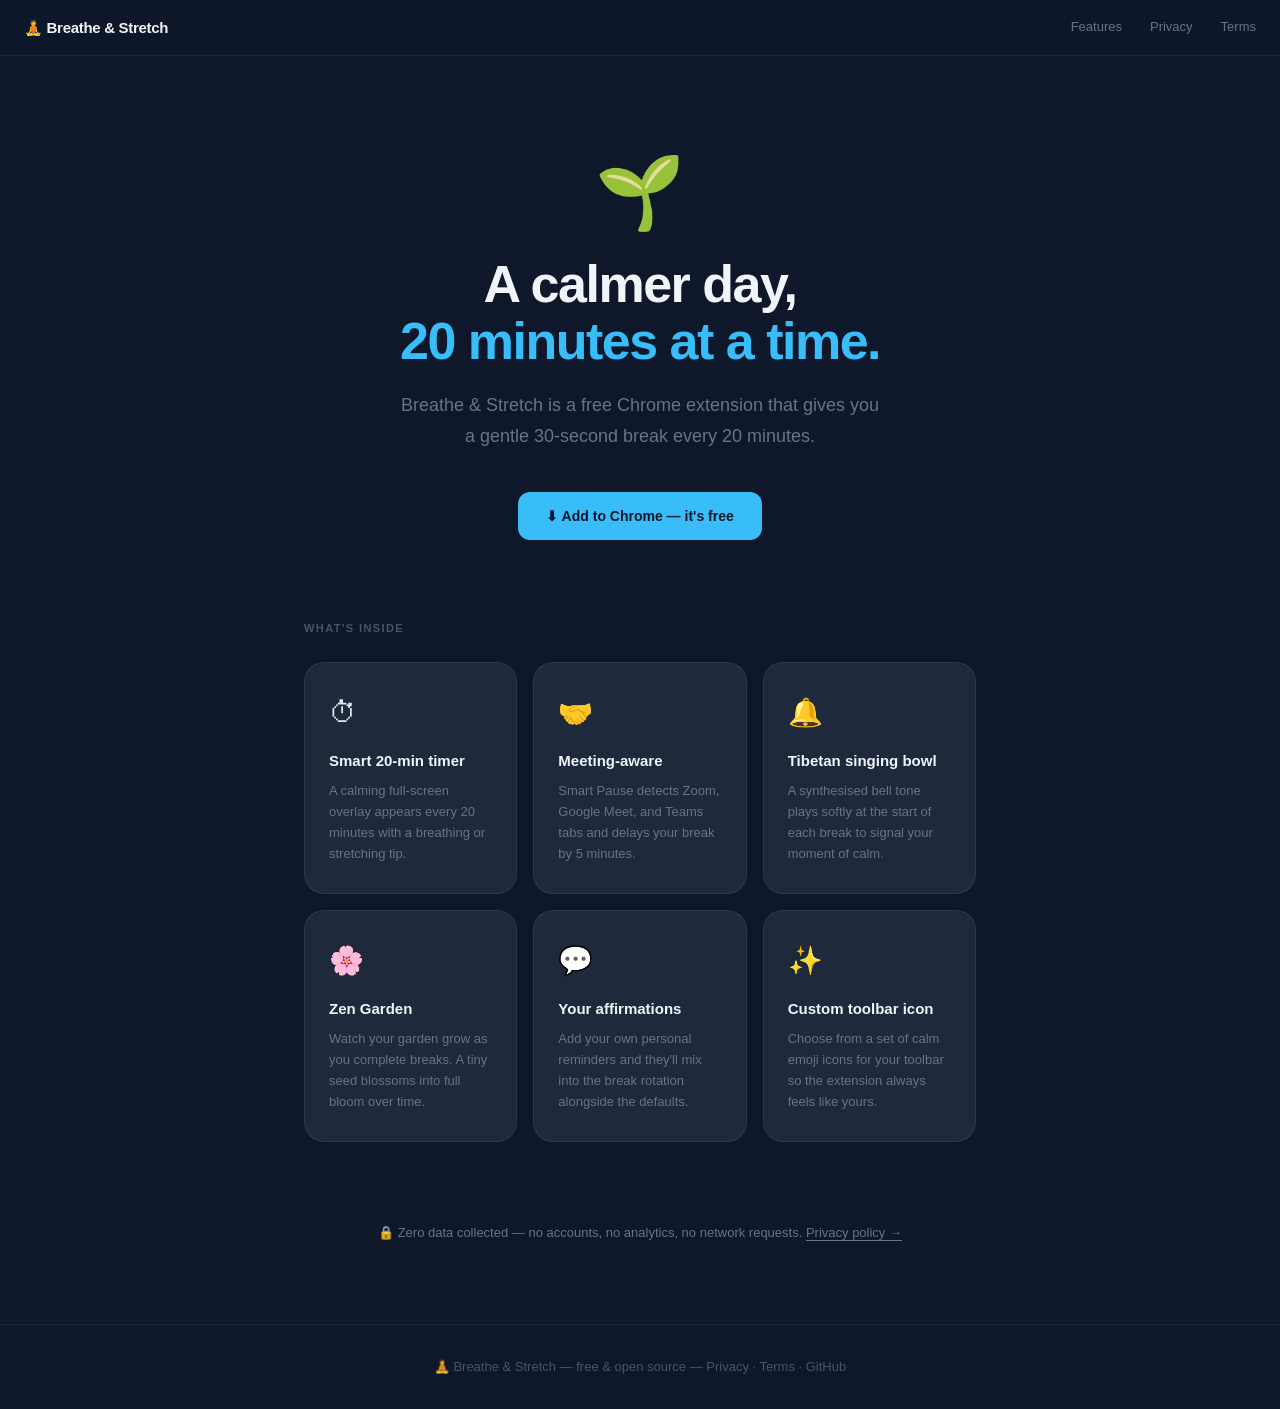
<file: index.html>
<!DOCTYPE html>
<html lang="en">
<head>
  <meta charset="UTF-8" />
  <meta name="viewport" content="width=device-width, initial-scale=1.0" />
  <title>Breathe &amp; Stretch — Screen break reminders for Chrome</title>
  <meta name="description" content="A free Chrome extension that reminds you to breathe, stretch, and rest your eyes every 20 minutes. No account. No data collected. Just a calmer you." />
  <style>
    *, *::before, *::after { box-sizing: border-box; margin: 0; padding: 0; }

    :root {
      --bg:      #0f172a;
      --surface: #1e293b;
      --border:  rgba(255,255,255,0.07);
      --text:    #e2e8f0;
      --muted:   #64748b;
      --dim:     #475569;
      --accent:  #38bdf8;
    }

    html { scroll-behavior: smooth; }

    body {
      font-family: -apple-system, BlinkMacSystemFont, "Segoe UI", Roboto, sans-serif;
      background: var(--bg);
      color: var(--text);
      line-height: 1.6;
    }

    a { color: var(--accent); text-decoration: none; }
    a:hover { text-decoration: underline; }

    /* ── Nav ─────────────────────────────────────────────────────────────────── */

    nav {
      position: sticky;
      top: 0;
      z-index: 100;
      background: rgba(15, 23, 42, 0.88);
      backdrop-filter: blur(12px);
      -webkit-backdrop-filter: blur(12px);
      border-bottom: 1px solid var(--border);
      padding: 0 24px;
      display: flex;
      align-items: center;
      justify-content: space-between;
      height: 56px;
    }

    .nav-brand {
      font-size: 15px;
      font-weight: 700;
      color: #f1f5f9;
      letter-spacing: -0.3px;
    }

    .nav-links {
      display: flex;
      gap: 28px;
      list-style: none;
      font-size: 13px;
    }

    .nav-links a { color: var(--muted); transition: color 0.15s; }
    .nav-links a:hover { color: var(--text); text-decoration: none; }

    /* ── Hero ────────────────────────────────────────────────────────────────── */

    .hero {
      max-width: 720px;
      margin: 0 auto;
      padding: 100px 24px 80px;
      text-align: center;
    }

    .hero-bowl {
      font-size: 72px;
      line-height: 1;
      margin-bottom: 28px;
      animation: sway 5s ease-in-out infinite;
      display: inline-block;
    }

    @keyframes sway {
      0%, 100% { transform: rotate(-3deg); }
      50%       { transform: rotate(3deg);  }
    }

    .hero h1 {
      font-size: clamp(32px, 6vw, 52px);
      font-weight: 800;
      letter-spacing: -1.5px;
      color: #f1f5f9;
      line-height: 1.1;
      margin-bottom: 20px;
    }

    .hero h1 span { color: var(--accent); }

    .hero p {
      font-size: 18px;
      color: var(--muted);
      max-width: 480px;
      margin: 0 auto 40px;
      line-height: 1.7;
    }

    .hero-actions {
      display: flex;
      gap: 12px;
      justify-content: center;
      flex-wrap: wrap;
    }

    .btn-primary {
      display: inline-flex;
      align-items: center;
      gap: 8px;
      background: var(--accent);
      color: #0f172a;
      font-size: 14px;
      font-weight: 700;
      padding: 13px 28px;
      border-radius: 12px;
      transition: opacity 0.15s, transform 0.15s;
    }
    .btn-primary:hover { opacity: 0.88; transform: translateY(-1px); text-decoration: none; }

    .btn-ghost {
      display: inline-flex;
      align-items: center;
      gap: 8px;
      background: var(--surface);
      color: var(--muted);
      font-size: 14px;
      font-weight: 600;
      padding: 13px 28px;
      border-radius: 12px;
      border: 1px solid var(--border);
      transition: color 0.15s, border-color 0.15s;
    }
    .btn-ghost:hover { color: var(--text); border-color: rgba(255,255,255,0.2); text-decoration: none; }

    /* ── Features ────────────────────────────────────────────────────────────── */

    .section {
      max-width: 720px;
      margin: 0 auto;
      padding: 0 24px 80px;
    }

    .section-title {
      font-size: 11px;
      font-weight: 700;
      letter-spacing: 1.4px;
      text-transform: uppercase;
      color: var(--dim);
      margin-bottom: 24px;
    }

    .features {
      display: grid;
      grid-template-columns: repeat(auto-fit, minmax(200px, 1fr));
      gap: 16px;
    }

    .feature-card {
      background: var(--surface);
      border: 1px solid var(--border);
      border-radius: 20px;
      padding: 28px 24px;
    }

    .feature-card .icon {
      font-size: 28px;
      margin-bottom: 14px;
      display: block;
    }

    .feature-card h3 {
      font-size: 15px;
      font-weight: 700;
      color: #f1f5f9;
      margin-bottom: 8px;
    }

    .feature-card p {
      font-size: 13px;
      color: var(--muted);
      line-height: 1.6;
    }

    /* ── Privacy note ────────────────────────────────────────────────────────── */

    .privacy-note {
      font-size: 13px;
      color: var(--muted);
      text-align: center;
      line-height: 1.7;
    }

    .privacy-note a { color: var(--muted); text-decoration: underline; text-underline-offset: 3px; }
    .privacy-note a:hover { color: var(--text); }

    /* ── Footer ──────────────────────────────────────────────────────────────── */

    footer {
      border-top: 1px solid var(--border);
      padding: 32px 24px;
      text-align: center;
      font-size: 13px;
      color: var(--dim);
    }

    footer a { color: var(--dim); }
    footer a:hover { color: var(--muted); }
  </style>
</head>
<body>

  <!-- ── Nav ────────────────────────────────────────────────────────────────── -->
  <nav>
    <span class="nav-brand">🧘 Breathe &amp; Stretch</span>
    <ul class="nav-links">
      <li><a href="#features">Features</a></li>
      <li><a href="https://github.com/rabbit-ship-it/breathe-stretch/blob/main/PRIVACY.md">Privacy</a></li>
      <li><a href="https://github.com/rabbit-ship-it/breathe-stretch/blob/main/TERMS.md">Terms</a></li>
    </ul>
  </nav>

  <!-- ── Hero ───────────────────────────────────────────────────────────────── -->
  <section class="hero">
    <span class="hero-bowl">🌱</span>
    <h1>A calmer day,<br /><span>20 minutes at a time.</span></h1>
    <p>Breathe &amp; Stretch is a free Chrome extension that gives you a gentle 30-second break every 20 minutes.</p>
    <div class="hero-actions">
      <a href="https://chrome.google.com/webstore" class="btn-primary">
        ⬇ Add to Chrome — it's free
      </a>
    </div>
  </section>

  <!-- ── Features ───────────────────────────────────────────────────────────── -->
  <section class="section" id="features">
    <p class="section-title">What's inside</p>
    <div class="features">
      <div class="feature-card">
        <span class="icon">⏱</span>
        <h3>Smart 20-min timer</h3>
        <p>A calming full-screen overlay appears every 20 minutes with a breathing or stretching tip.</p>
      </div>
      <div class="feature-card">
        <span class="icon">🤝</span>
        <h3>Meeting-aware</h3>
        <p>Smart Pause detects Zoom, Google Meet, and Teams tabs and delays your break by 5 minutes.</p>
      </div>
      <div class="feature-card">
        <span class="icon">🔔</span>
        <h3>Tibetan singing bowl</h3>
        <p>A synthesised bell tone plays softly at the start of each break to signal your moment of calm.</p>
      </div>
      <div class="feature-card">
        <span class="icon">🌸</span>
        <h3>Zen Garden</h3>
        <p>Watch your garden grow as you complete breaks. A tiny seed blossoms into full bloom over time.</p>
      </div>
      <div class="feature-card">
        <span class="icon">💬</span>
        <h3>Your affirmations</h3>
        <p>Add your own personal reminders and they'll mix into the break rotation alongside the defaults.</p>
      </div>
      <div class="feature-card">
        <span class="icon">✨</span>
        <h3>Custom toolbar icon</h3>
        <p>Choose from a set of calm emoji icons for your toolbar so the extension always feels like yours.</p>
      </div>
    </div>
  </section>

  <!-- ── Privacy notice ─────────────────────────────────────────────────────── -->
  <section class="section">
    <p class="privacy-note">🔒 Zero data collected — no accounts, no analytics, no network requests. <a href="https://github.com/rabbit-ship-it/breathe-stretch/blob/main/PRIVACY.md">Privacy policy →</a></p>
  </section>

  <!-- ── Footer ─────────────────────────────────────────────────────────────── -->
  <footer>
    <p>🧘 Breathe &amp; Stretch &mdash; free &amp; open source &mdash;
      <a href="https://github.com/rabbit-ship-it/breathe-stretch/blob/main/PRIVACY.md">Privacy</a> &middot;
      <a href="https://github.com/rabbit-ship-it/breathe-stretch/blob/main/TERMS.md">Terms</a> &middot;
      <a href="https://github.com/rabbit-ship-it/breathe-stretch">GitHub</a>
    </p>
  </footer>

</body>
</html>
</file>
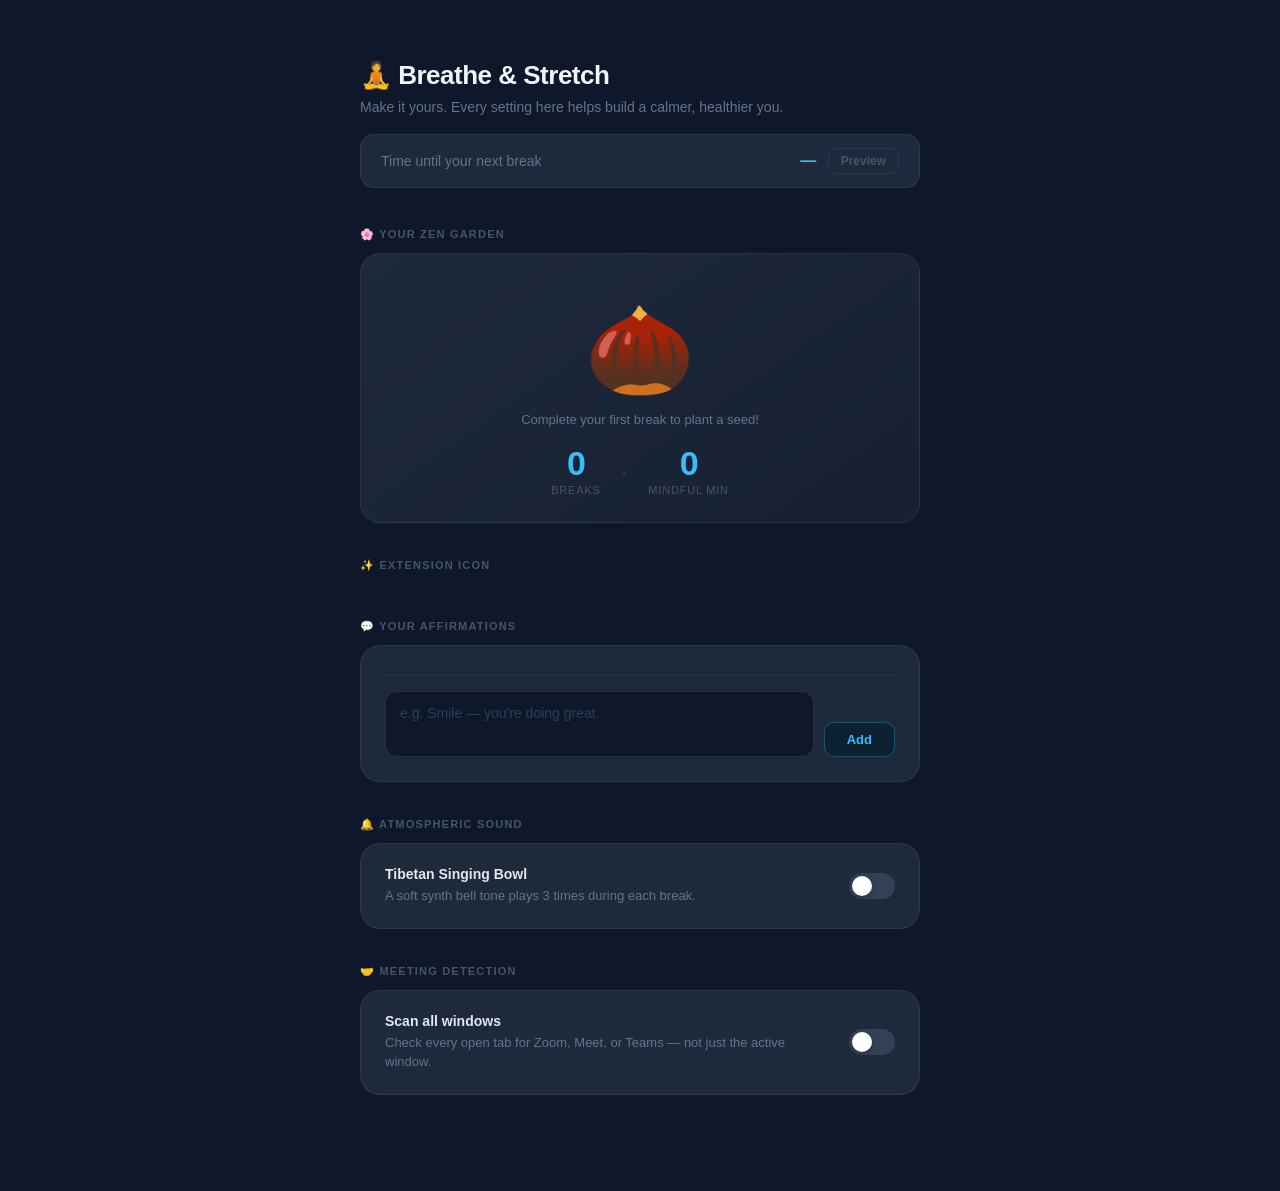
<file: options.html>
<!DOCTYPE html>
<html lang="en">
<head>
  <meta charset="UTF-8" />
  <title>Breathe & Stretch — Options</title>
  <link rel="stylesheet" href="options.css" />
  <link rel="stylesheet" href="overlay.css" />
</head>
<body>
  <div class="container">

    <div class="header">
      <h1>🧘 Breathe & Stretch</h1>
      <p>Make it yours. Every setting here helps build a calmer, healthier you.</p>
      <div class="next-break-bar">
        <span>Time until your next break</span>
        <div class="next-break-right">
          <span class="next-break-time" id="nextBreakTimer">—</span>
          <button id="testOverlayBtn">Preview</button>
        </div>
      </div>
    </div>

    <!-- ── Section 1: Zen Garden ───────────────────────────────────────── -->
    <div class="section-label">🌸 Your Zen Garden</div>
    <div class="zen-card">
      <div class="zen-flower-wrap">
        <span class="zen-flower" id="zenFlower">🌰</span>
      </div>
      <p class="zen-message" id="zenMessage">Complete your first break to plant a seed!</p>
      <div class="zen-stats">
        <div class="zen-stat">
          <span class="zen-number" id="breaksCount">0</span>
          <span class="zen-label">Breaks</span>
        </div>
        <div class="zen-divider">·</div>
        <div class="zen-stat">
          <span class="zen-number" id="minutesCount">0</span>
          <span class="zen-label">Mindful min</span>
        </div>
      </div>
    </div>

    <!-- ── Section 2: Extension Icon ──────────────────────────────────── -->
    <div class="section-label">✨ Extension Icon</div>
    <div class="icon-grid" id="iconGrid">
      <!-- injected by options.js -->
    </div>

    <!-- ── Section 3: Affirmations ────────────────────────────────────── -->
    <div class="section-label">💬 Your Affirmations</div>
    <div class="affirmations-card">
      <div class="affirmation-list" id="affirmationList"></div>
      <div class="affirmation-input-row">
        <textarea id="newAffirmation" placeholder="e.g. Smile — you're doing great."></textarea>
        <button id="addAffirmationBtn">Add</button>
      </div>
    </div>

    <!-- ── Section 4: Atmospheric Sound ──────────────────────────────── -->
    <div class="section-label">🔔 Atmospheric Sound</div>
    <div class="audio-card">
      <div class="audio-row">
        <div>
          <div class="audio-title">Tibetan Singing Bowl</div>
          <div class="hint">A soft synth bell tone plays 3 times during each break.</div>
        </div>
        <label class="toggle">
          <input type="checkbox" id="audioToggle" />
          <span class="toggle-track"><span class="toggle-thumb"></span></span>
        </label>
      </div>
    </div>

    <!-- ── Section 5: Meeting Detection ───────────────────────────────── -->
    <div class="section-label">🤝 Meeting Detection</div>
    <div class="audio-card">
      <div class="audio-row">
        <div>
          <div class="audio-title">Scan all windows</div>
          <div class="hint">Check every open tab for Zoom, Meet, or Teams — not just the active window.</div>
        </div>
        <label class="toggle">
          <input type="checkbox" id="scanAllWindows" />
          <span class="toggle-track"><span class="toggle-thumb"></span></span>
        </label>
      </div>
    </div>

  </div>

  <div class="toast" id="toast">Saved!</div>
  <script src="overlay.js"></script>
  <script src="content.js"></script>
  <script src="options.js"></script>
</body>
</html>
</file>
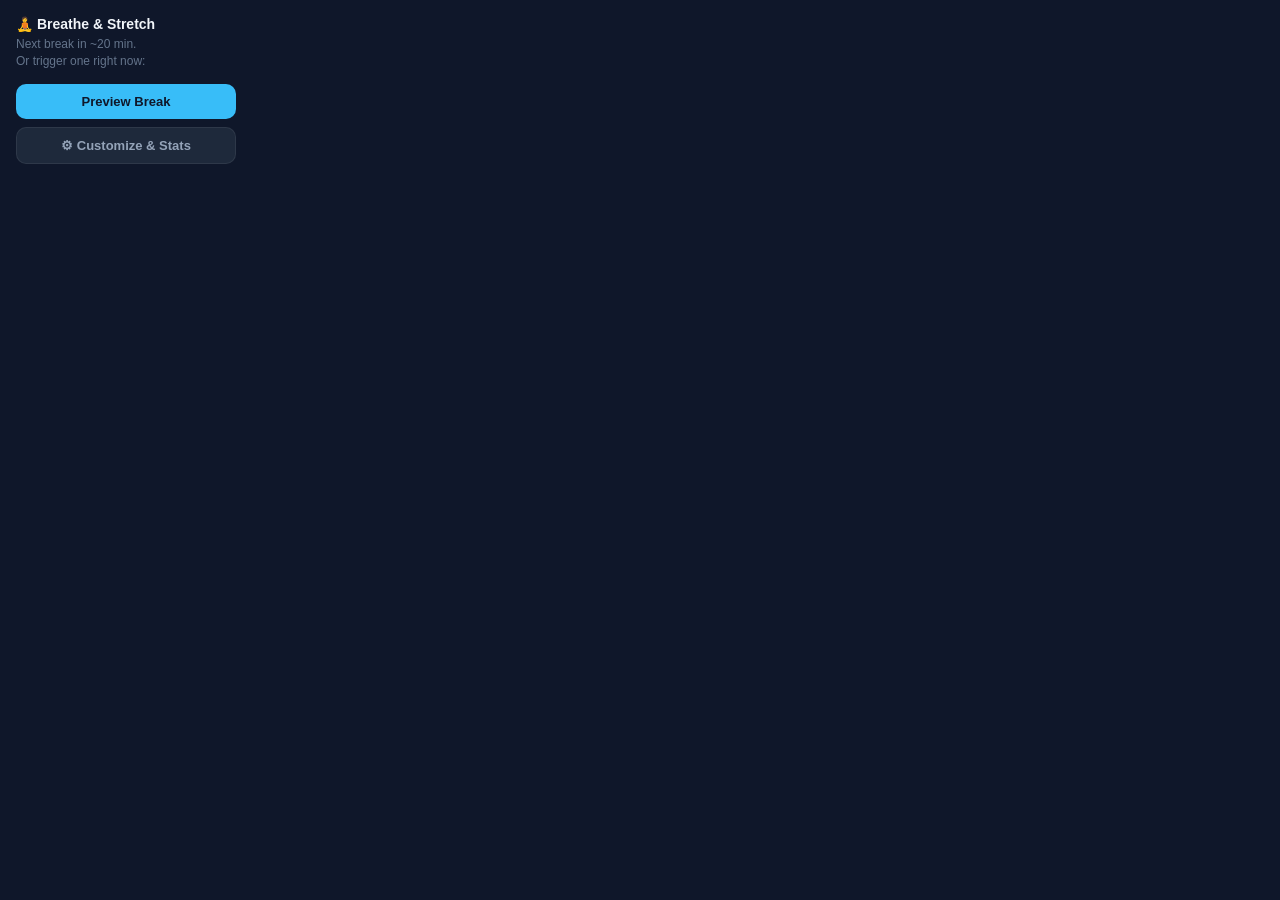
<file: popup.html>
<!DOCTYPE html>
<html lang="en">
<head>
  <meta charset="UTF-8" />
  <style>
    body {
      margin: 0;
      padding: 16px;
      width: 220px;
      font-family: -apple-system, BlinkMacSystemFont, "Segoe UI", sans-serif;
      background: #0f172a;
      color: #e2e8f0;
    }
    h2 {
      font-size: 14px;
      font-weight: 700;
      margin: 0 0 4px;
      color: #f1f5f9;
    }
    p {
      font-size: 12px;
      color: #64748b;
      margin: 0 0 14px;
      line-height: 1.4;
    }
    button {
      width: 100%;
      padding: 10px 0;
      border: none;
      border-radius: 10px;
      font-size: 13px;
      font-weight: 600;
      cursor: pointer;
      transition: opacity 0.15s;
    }
    button:hover { opacity: 0.85; }
    #testBtn {
      background: #38bdf8;
      color: #0f172a;
    }
    #optionsBtn {
      background: #1e293b;
      color: #94a3b8;
      margin-top: 8px;
      border: 1px solid rgba(255,255,255,0.07);
    }
  </style>
</head>
<body>
  <h2>🧘 Breathe & Stretch</h2>
  <p id="statsLine" style="color:#38bdf8;font-weight:600;margin-bottom:4px;font-size:13px;"></p>
  <p>Next break in ~20 min.<br/>Or trigger one right now:</p>
  <button id="testBtn">Preview Break</button>
  <button id="optionsBtn">⚙ Customize &amp; Stats</button>
  <script src="popup.js"></script>
</body>
</html>
</file>
<file: options.css>
* { box-sizing: border-box; margin: 0; padding: 0; }

body {
  font-family: -apple-system, BlinkMacSystemFont, "Segoe UI", Roboto, sans-serif;
  background: #0f172a;
  color: #e2e8f0;
  min-height: 100vh;
  display: flex;
  align-items: flex-start;
  justify-content: center;
  padding: 60px 20px;
}

.container {
  width: 100%;
  max-width: 560px;
}

/* ── Header ─────────────────────────────────────────────────────────────────── */

.header {
  margin-bottom: 40px;
}
.header h1 {
  font-size: 26px;
  font-weight: 800;
  letter-spacing: -0.5px;
  color: #f1f5f9;
  margin-bottom: 6px;
}
.header p {
  font-size: 14px;
  color: #64748b;
  line-height: 1.5;
  margin-bottom: 16px;
}

/* ── Next Break Countdown ────────────────────────────────────────────────────── */

.next-break-bar {
  display: flex;
  align-items: center;
  justify-content: space-between;
  background: #1e293b;
  border: 1px solid rgba(255, 255, 255, 0.07);
  border-radius: 14px;
  padding: 13px 20px;
  font-size: 14px;
  color: #64748b;
}
.next-break-right {
  display: flex;
  align-items: center;
  gap: 12px;
}
.next-break-time {
  font-size: 16px;
  font-weight: 800;
  color: #38bdf8;
  letter-spacing: -0.5px;
}
.next-break-bar button {
  background: transparent;
  color: #475569;
  border: 1px solid #1e3a5f;
  border-radius: 8px;
  padding: 5px 12px;
  font-size: 12px;
  font-weight: 600;
  cursor: pointer;
  transition: color 0.15s, border-color 0.15s;
}
.next-break-bar button:hover { color: #38bdf8; border-color: #38bdf8; }

/* ── Section label ───────────────────────────────────────────────────────────── */

.section-label {
  font-size: 11px;
  font-weight: 700;
  letter-spacing: 1.2px;
  text-transform: uppercase;
  color: #475569;
  margin-bottom: 12px;
}

/* ── Shared hint text ────────────────────────────────────────────────────────── */

.hint {
  font-size: 13px;
  color: #64748b;
  line-height: 1.5;
}

/* ── Zen Garden ──────────────────────────────────────────────────────────────── */

.zen-card {
  background: linear-gradient(145deg, #1e293b, #162032);
  border: 1px solid rgba(255, 255, 255, 0.07);
  border-radius: 20px;
  padding: 32px 24px 24px;
  text-align: center;
  margin-bottom: 36px;
}

.zen-flower-wrap {
  margin-bottom: 16px;
  height: 108px;
  display: flex;
  align-items: flex-end;
  justify-content: center;
  user-select: none;
  pointer-events: none;
}

.zen-flower {
  display: inline-block;
  font-size: 88px;
  line-height: 1;
  animation: zen-sway 5s ease-in-out infinite;
  transition: font-size 0.6s ease, filter 0.6s ease;
}
.zen-flower[data-stage="0"] { font-size: 44px; filter: grayscale(0.4); }
.zen-flower[data-stage="1"] { font-size: 54px; }
.zen-flower[data-stage="2"] { font-size: 66px; }
.zen-flower[data-stage="3"] { font-size: 76px; }
.zen-flower[data-stage="4"] { font-size: 84px; }
.zen-flower[data-stage="5"] { font-size: 92px; filter: drop-shadow(0 0 18px rgba(250, 204, 21, 0.45)); }

@keyframes zen-sway {
  0%, 100% { transform: rotate(-3deg); }
  50%       { transform: rotate(3deg);  }
}

.zen-message {
  font-size: 13px;
  color: #64748b;
  line-height: 1.5;
  margin-bottom: 16px;
}

.zen-stats {
  display: flex;
  align-items: center;
  justify-content: center;
  gap: 20px;
  user-select: none;
}
.zen-stat { text-align: center; }
.zen-number {
  display: block;
  font-size: 34px;
  font-weight: 800;
  color: #38bdf8;
  line-height: 1;
  letter-spacing: -1px;
}
.zen-label {
  font-size: 11px;
  color: #475569;
  text-transform: uppercase;
  letter-spacing: 0.8px;
}
.zen-divider { font-size: 28px; color: #1e3a5f; }

/* ── Icon picker grid ────────────────────────────────────────────────────────── */

.icon-grid {
  display: grid;
  grid-template-columns: repeat(4, 1fr);
  gap: 12px;
  margin-bottom: 36px;
}

.icon-card {
  position: relative;
  background: #1e293b;
  border: 2px solid transparent;
  border-radius: 16px;
  padding: 20px 8px 16px;
  text-align: center;
  cursor: pointer;
  transition: border-color 0.2s, background 0.2s, transform 0.15s;
  user-select: none;
}
.icon-card:hover { background: #253347; transform: translateY(-2px); }
.icon-card.selected { border-color: #38bdf8; background: #0c2233; }

.icon-card .emoji { font-size: 40px; line-height: 1; display: block; margin-bottom: 10px; }
.icon-card .name  { font-size: 12px; font-weight: 600; color: #94a3b8; }
.icon-card.selected .name { color: #38bdf8; }

.icon-card .check {
  display: none;
  position: absolute;
  top: 8px; right: 8px;
  width: 18px; height: 18px;
  background: #38bdf8;
  border-radius: 50%;
  align-items: center;
  justify-content: center;
  font-size: 10px;
  color: #0f172a;
  font-weight: 900;
}
.icon-card.selected .check { display: flex; }

/* ── Affirmations ────────────────────────────────────────────────────────────── */

.affirmations-card {
  background: #1e293b;
  border: 1px solid rgba(255, 255, 255, 0.07);
  border-radius: 20px;
  padding: 24px;
  margin-bottom: 36px;
}

.affirmation-list { margin-bottom: 0; }

.affirmation-item {
  display: flex;
  align-items: flex-start;
  gap: 10px;
  padding: 10px 0;
  border-bottom: 1px solid rgba(255, 255, 255, 0.05);
}

.affirmation-text {
  flex: 1;
  font-size: 14px;
  color: #e2e8f0;
  line-height: 1.5;
}

.affirmation-delete {
  flex-shrink: 0;
  background: none;
  border: none;
  color: #334155;
  cursor: pointer;
  font-size: 20px;
  line-height: 1;
  padding: 0 2px;
  border-radius: 6px;
  transition: color 0.15s;
}
.affirmation-delete:hover { color: #ef4444; }

.affirmation-empty {
  font-size: 13px;
  color: #334155;
  text-align: center;
  padding: 8px 0 16px;
}

.affirmation-input-row {
  display: flex;
  gap: 10px;
  align-items: flex-end;
  border-top: 1px solid rgba(255, 255, 255, 0.05);
  padding-top: 16px;
  margin-top: 4px;
}

.affirmation-input-row textarea {
  flex: 1;
  min-height: 66px;
  background: #0f172a;
  border: 1px solid rgba(255, 255, 255, 0.1);
  border-radius: 12px;
  color: #e2e8f0;
  font-size: 14px;
  font-family: inherit;
  line-height: 1.6;
  padding: 10px 14px;
  resize: none;
  outline: none;
  transition: border-color 0.2s;
}
.affirmation-input-row textarea:focus { border-color: #38bdf8; }
.affirmation-input-row textarea::placeholder { color: #2d3f55; }

.affirmation-input-row button {
  flex-shrink: 0;
  background: #0c2233;
  color: #38bdf8;
  border: 1px solid rgba(56, 189, 248, 0.3);
  border-radius: 10px;
  padding: 9px 22px;
  font-size: 13px;
  font-weight: 600;
  cursor: pointer;
  transition: background 0.15s;
  align-self: flex-end;
}
.affirmation-input-row button:hover { background: #1e3a5f; }

/* ── Audio toggle card ───────────────────────────────────────────────────────── */

.audio-card {
  background: #1e293b;
  border: 1px solid rgba(255, 255, 255, 0.07);
  border-radius: 20px;
  padding: 22px 24px;
  margin-bottom: 36px;
}
.audio-row {
  display: flex;
  align-items: center;
  justify-content: space-between;
  gap: 20px;
}
.audio-title {
  font-size: 14px;
  font-weight: 600;
  color: #e2e8f0;
  margin-bottom: 4px;
}

/* Toggle switch */
.toggle { position: relative; display: inline-block; flex-shrink: 0; }
.toggle input { position: absolute; opacity: 0; width: 0; height: 0; }
.toggle-track {
  display: block;
  width: 46px;
  height: 26px;
  background: #334155;
  border-radius: 999px;
  cursor: pointer;
  transition: background 0.2s;
  position: relative;
}
.toggle input:checked ~ .toggle-track { background: #38bdf8; }
.toggle-thumb {
  position: absolute;
  top: 3px; left: 3px;
  width: 20px; height: 20px;
  background: #fff;
  border-radius: 50%;
  transition: transform 0.2s;
  box-shadow: 0 1px 4px rgba(0,0,0,0.3);
}
.toggle input:checked ~ .toggle-track .toggle-thumb { transform: translateX(20px); }

/* ── Toast ───────────────────────────────────────────────────────────────────── */

.toast {
  position: fixed;
  bottom: 28px;
  left: 50%;
  transform: translateX(-50%) translateY(16px);
  background: #1e293b;
  border: 1px solid rgba(56, 189, 248, 0.3);
  color: #38bdf8;
  font-size: 13px;
  font-weight: 600;
  padding: 10px 22px;
  border-radius: 999px;
  opacity: 0;
  pointer-events: none;
  transition: opacity 0.25s, transform 0.25s;
  white-space: nowrap;
}
.toast.show {
  opacity: 1;
  transform: translateX(-50%) translateY(0);
}
</file>
<file: overlay.css>
/* ============================================================
   Breathe & Stretch — Overlay Styles
   All selectors are prefixed with "bs-" to avoid collisions.
   ============================================================ */

#breathe-stretch-overlay {
  /* Cover everything */
  position: fixed;
  inset: 0;
  z-index: 2147483647; /* max z-index */

  /* Frosted glass backdrop */
  background: rgba(15, 23, 42, 0.82);
  backdrop-filter: blur(8px);
  -webkit-backdrop-filter: blur(8px);

  /* Block ALL interaction with the underlying page */
  pointer-events: all;

  /* Layout */
  display: flex;
  align-items: center;
  justify-content: center;

  /* Entrance animation */
  animation: bs-fade-in 0.4s ease both;

  font-family: -apple-system, BlinkMacSystemFont, "Segoe UI", Roboto,
    Helvetica, Arial, sans-serif;
}

/* Fade-out class toggled by JS before removal */
#breathe-stretch-overlay.bs-fade-out {
  animation: bs-fade-out 0.4s ease both;
}

/* ---------- Card ---------- */
.bs-card {
  position: relative;
  background: linear-gradient(145deg, #1e293b, #0f172a);
  border: 1px solid rgba(255, 255, 255, 0.08);
  border-radius: 24px;
  box-shadow: 0 32px 80px rgba(0, 0, 0, 0.6);
  padding: 48px 56px;
  max-width: 480px;
  width: 90vw;
  text-align: center;
  color: #f1f5f9;
}

/* ---------- Test-mode dismiss button ---------- */
.bs-dismiss-btn {
  position: absolute;
  top: 14px;
  right: 14px;
  background: rgba(255, 255, 255, 0.06);
  border: 1px solid rgba(255, 255, 255, 0.1);
  border-radius: 8px;
  color: #475569;
  font-size: 13px;
  font-weight: 700;
  width: 28px;
  height: 28px;
  display: flex;
  align-items: center;
  justify-content: center;
  cursor: pointer;
  transition: background 0.15s, color 0.15s;
  pointer-events: all;
}
.bs-dismiss-btn:hover { background: rgba(255, 255, 255, 0.12); color: #e2e8f0; }

/* ---------- Emoji ---------- */
.bs-emoji {
  font-size: 64px;
  line-height: 1;
  margin-bottom: 16px;
  /* Gentle float */
  animation: bs-float 3s ease-in-out infinite;
}

/* ---------- Title ---------- */
.bs-title {
  font-size: 22px;
  font-weight: 700;
  letter-spacing: -0.3px;
  color: #e2e8f0;
  margin: 0 0 12px;
}

/* ---------- Tip text ---------- */
.bs-tip {
  font-size: 18px;
  font-weight: 400;
  color: #94a3b8;
  line-height: 1.5;
  margin: 0 0 32px;
}

/* ---------- Ring timer ---------- */
.bs-timer-ring {
  position: relative;
  width: 100px;
  height: 100px;
  margin: 0 auto 20px;
}

.bs-ring-svg {
  width: 100%;
  height: 100%;
  transform: rotate(-90deg); /* start from top */
}

.bs-ring-track {
  fill: none;
  stroke: rgba(255, 255, 255, 0.08);
  stroke-width: 6;
}

.bs-ring-progress {
  fill: none;
  stroke: #38bdf8; /* sky-400 */
  stroke-width: 6;
  stroke-linecap: round;
  transition: stroke-dashoffset 1s linear;
}

.bs-countdown {
  position: absolute;
  inset: 0;
  display: flex;
  align-items: center;
  justify-content: center;
  font-size: 28px;
  font-weight: 700;
  color: #f1f5f9;
}

/* ---------- Sub-text ---------- */
.bs-subtext {
  font-size: 13px;
  color: rgba(148, 163, 184, 0.5);
  margin: 0;
  letter-spacing: 0.3px;
}

/* ---------- Audio button (shown only when autoplay is blocked) ---------- */
.bs-audio-btn {
  display: none; /* shown via JS when needed */
  margin: 16px auto 0;
  background: rgba(56, 189, 248, 0.1);
  border: 1px solid rgba(56, 189, 248, 0.3);
  border-radius: 999px;
  color: #38bdf8;
  font-size: 13px;
  font-weight: 500;
  padding: 8px 18px;
  cursor: pointer;
  align-items: center;
  gap: 6px;
  pointer-events: all;
  transition: background 0.15s;
}
.bs-audio-btn:hover { background: rgba(56, 189, 248, 0.2); }

/* ---------- Warning toast (non-blocking, bottom of screen) ---------- */
#bs-warn-toast {
  position: fixed;
  bottom: 24px;
  left: 50%;
  transform: translateX(-50%) translateY(14px);
  background: rgba(15, 23, 42, 0.9);
  backdrop-filter: blur(8px);
  -webkit-backdrop-filter: blur(8px);
  border: 1px solid rgba(56, 189, 248, 0.18);
  color: #94a3b8;
  font-size: 13px;
  font-weight: 500;
  padding: 10px 22px;
  border-radius: 999px;
  z-index: 2147483646; /* one below the overlay */
  opacity: 0;
  pointer-events: none;
  white-space: nowrap;
  font-family: -apple-system, BlinkMacSystemFont, "Segoe UI", sans-serif;
  transition: opacity 0.3s ease, transform 0.3s ease;
}
#bs-warn-toast.bs-warn-toast-show {
  opacity: 1;
  transform: translateX(-50%) translateY(0);
}

/* ============================================================
   Keyframes
   ============================================================ */

@keyframes bs-fade-in {
  from { opacity: 0; transform: scale(0.97); }
  to   { opacity: 1; transform: scale(1); }
}

@keyframes bs-fade-out {
  from { opacity: 1; transform: scale(1); }
  to   { opacity: 0; transform: scale(0.97); }
}

@keyframes bs-float {
  0%, 100% { transform: translateY(0);    }
  50%       { transform: translateY(-8px); }
}
</file>
